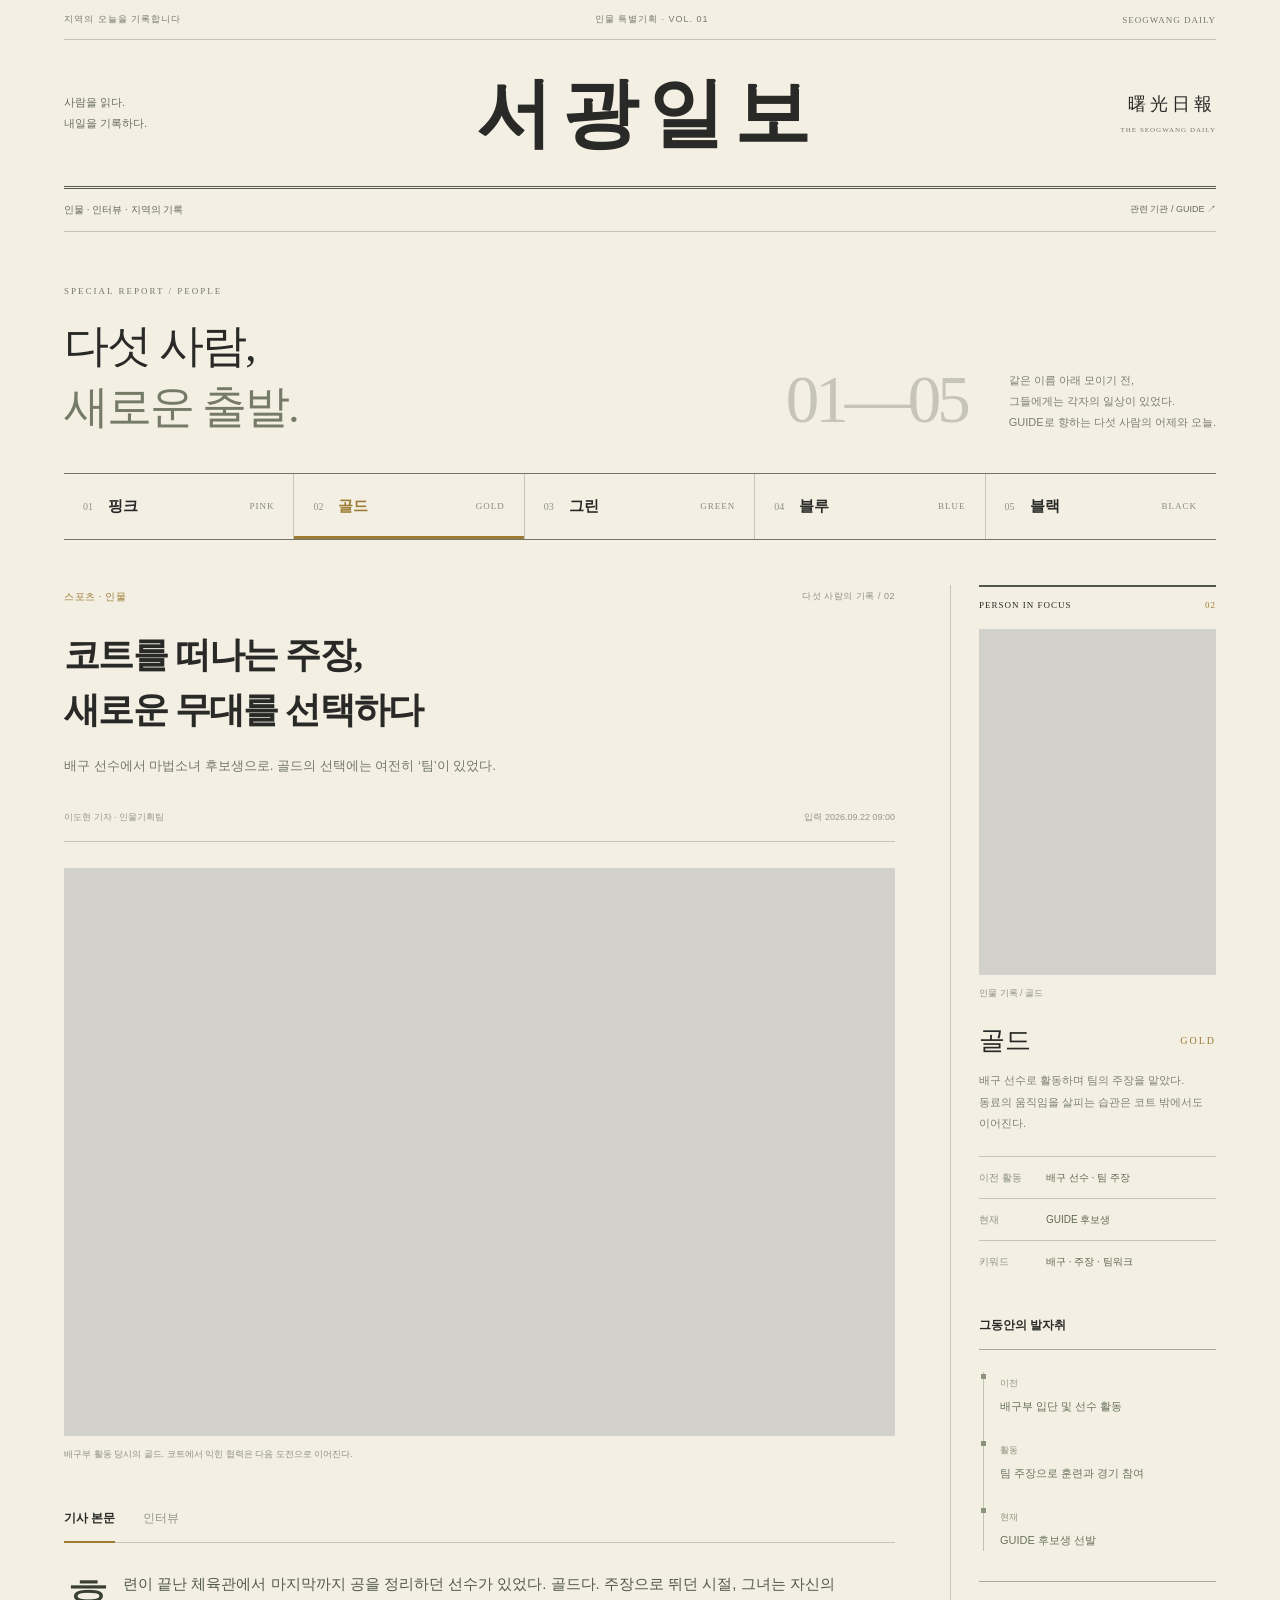
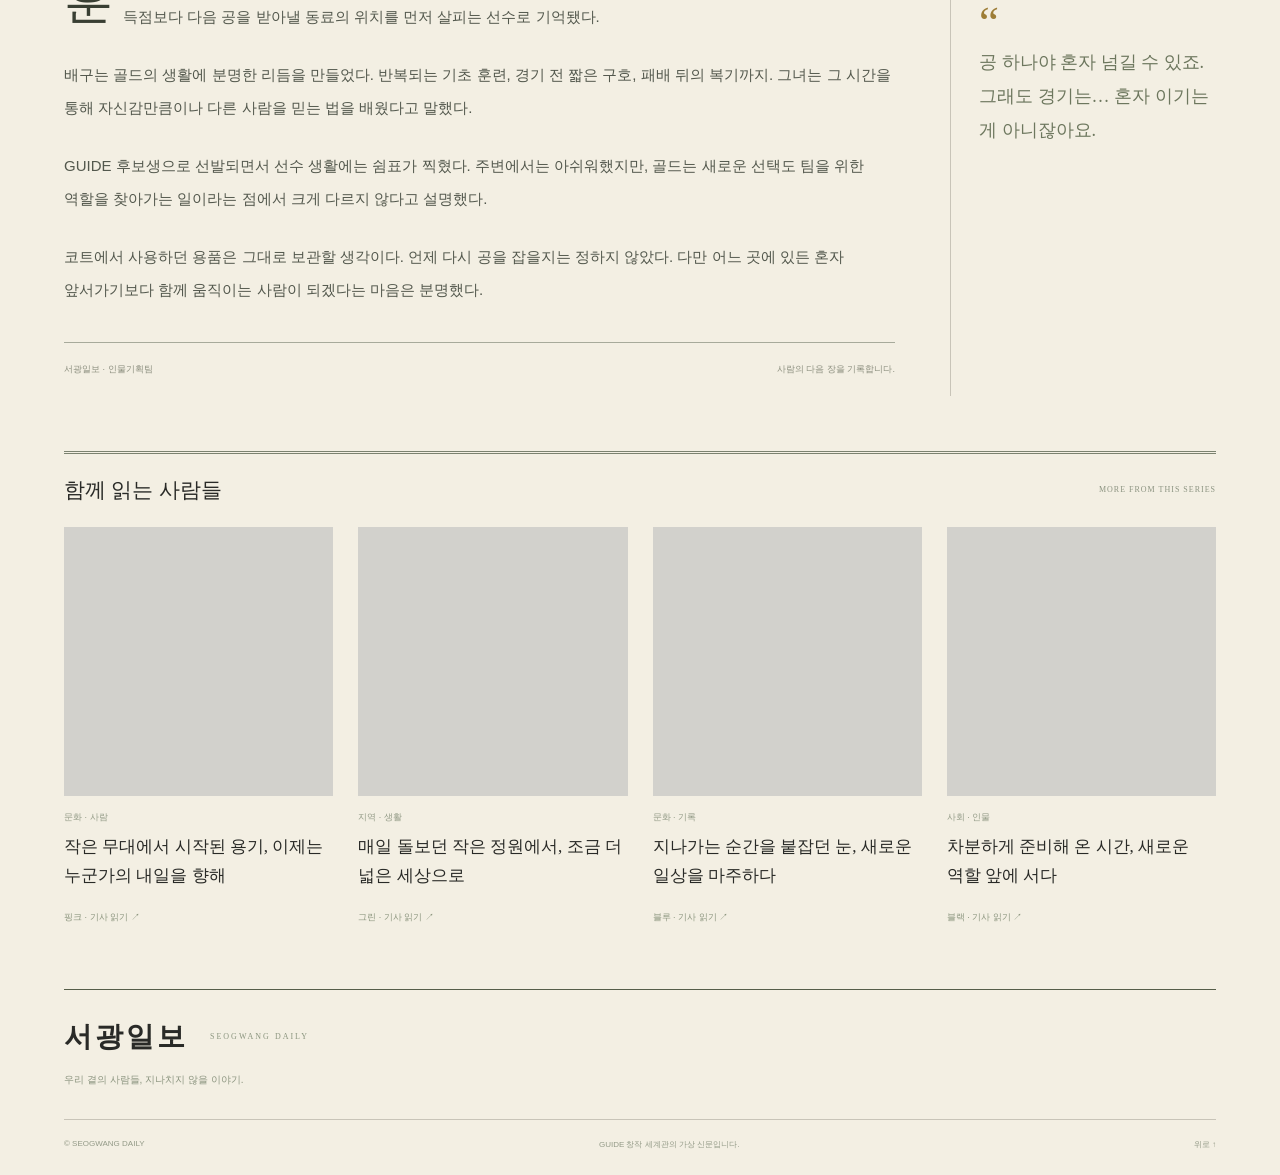
<file: index.html>
<!doctype html><html lang="ko"><head><meta charset="utf-8"><meta name="viewport" content="width=device-width,initial-scale=1"><meta name="theme-color" content="#f3efe3"><title>서광일보 — 다섯 사람, 새로운 출발</title><meta name="description" content="서광일보 인물 특집. GUIDE로 향하는 다섯 사람의 어제와 오늘."><link rel="stylesheet" href="style.css"></head><body><a class="skip" href="#feature">본문 바로가기</a><header><div class="edition"><span>지역의 오늘을 기록합니다</span><span>인물 특별기획 · VOL. 01</span><span>SEOGWANG DAILY</span></div><div class="masthead"><span class="motto">사람을 읽다.<br>내일을 기록하다.</span><a href="index.html" aria-label="서광일보 홈">서광일보</a><span class="seal">曙光日報<span>THE SEOGWANG DAILY</span></span></div><div class="desk"><span>인물 · 인터뷰 · 지역의 기록</span><a href="https://guide-institution.dudwjd64.chatgpt.site/" target="_blank" rel="noopener">관련 기관 / GUIDE ↗</a></div></header><main><section class="feature-intro" id="feature"><div><span class="eyebrow">SPECIAL REPORT / PEOPLE</span><h1>다섯 사람,<br><em>새로운 출발.</em></h1></div><div class="intro-right"><span class="issue">01—05</span><p>같은 이름 아래 모이기 전,<br>그들에게는 각자의 일상이 있었다.<br>GUIDE로 향하는 다섯 사람의 어제와 오늘.</p></div></section><nav class="people-tabs" role="tablist" aria-label="인물별 기사"></nav><section id="person-panel" role="tabpanel" tabindex="0"><div class="story-grid"><article><div class="article-tag"><span id="category"></span><span id="series"></span></div><h2 id="headline"></h2><p id="deck"></p><div class="byline"><span id="byline"></span><span id="date"></span></div><figure class="hero-figure"><div id="hero-image" class="image-slot landscape"></div><figcaption id="hero-caption"></figcaption></figure><div class="reading-tabs" role="tablist" aria-label="기사 내용"><button role="tab" id="tab-story" aria-selected="true" aria-controls="story-content">기사 본문</button><button role="tab" id="tab-interview" aria-selected="false" aria-controls="interview-content" tabindex="-1">인터뷰</button></div><div id="story-content" role="tabpanel" aria-labelledby="tab-story" class="prose"></div><div id="interview-content" role="tabpanel" aria-labelledby="tab-interview" class="interview" hidden></div><div class="article-end"><span>서광일보 · 인물기획팀</span><span>사람의 다음 장을 기록합니다.</span></div></article><aside><div class="side-heading"><span>PERSON IN FOCUS</span><span id="person-number"></span></div><figure class="portrait-figure"><div id="portrait-image" class="image-slot portrait"></div><figcaption>인물 기록 / <span id="portrait-caption"></span></figcaption></figure><div class="profile-name"><h3 id="profile-name"></h3><span id="english-name"></span></div><p id="profile-description"></p><dl id="profile-facts"></dl><div class="timeline"><h3>그동안의 발자취</h3><ol id="timeline"></ol></div><blockquote><span>“</span><p id="quote"></p></blockquote></aside></div><section class="other-stories"><div class="section-title"><h3>함께 읽는 사람들</h3><span>MORE FROM THIS SERIES</span></div><div id="related"></div></section></section></main><footer><div class="footer-brand">서광일보<span>SEOGWANG DAILY</span></div><p>우리 곁의 사람들, 지나치지 않을 이야기.</p><div class="footer-bottom"><span>© SEOGWANG DAILY</span><span>GUIDE 창작 세계관의 가상 신문입니다.</span><a href="#feature">위로 ↑</a></div></footer><script src="articles.js"></script><script src="images.js"></script><script src="app.js"></script><script src="hidden-entry.js"></script></body></html>
</file>
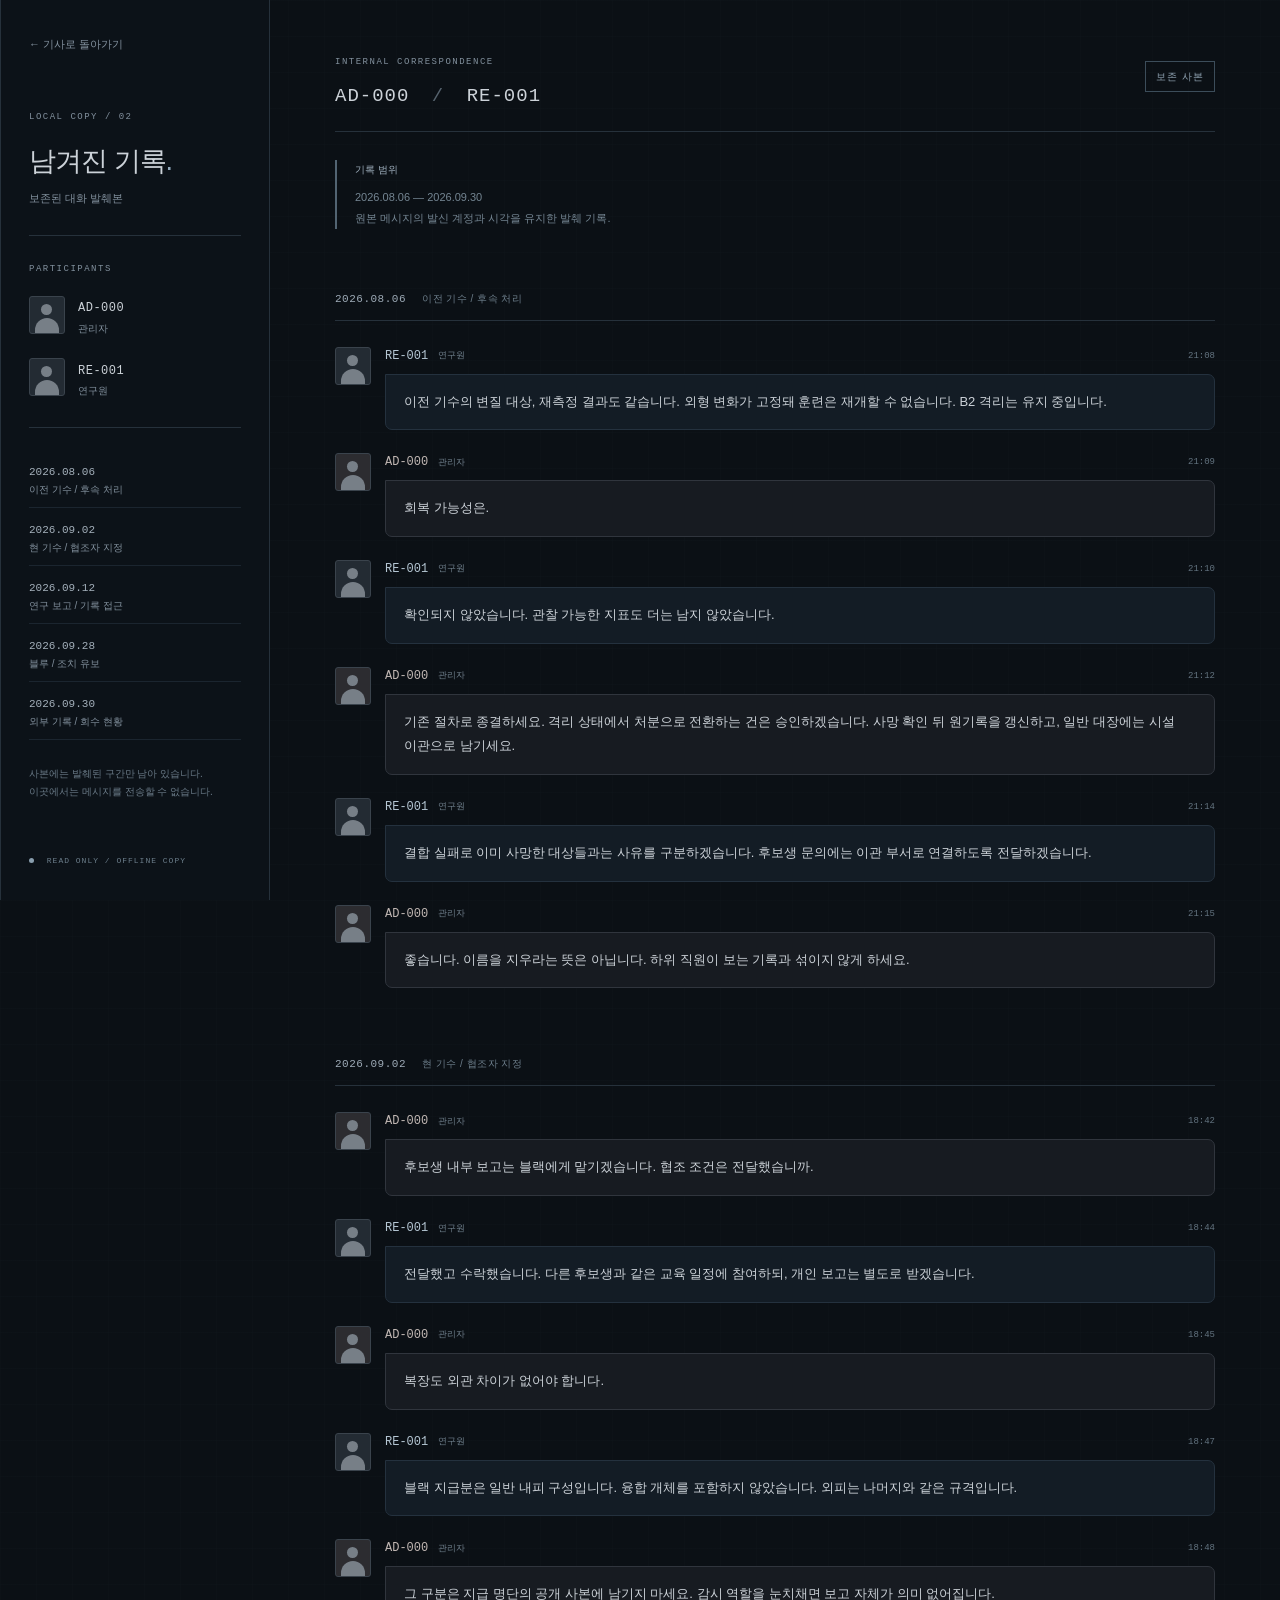
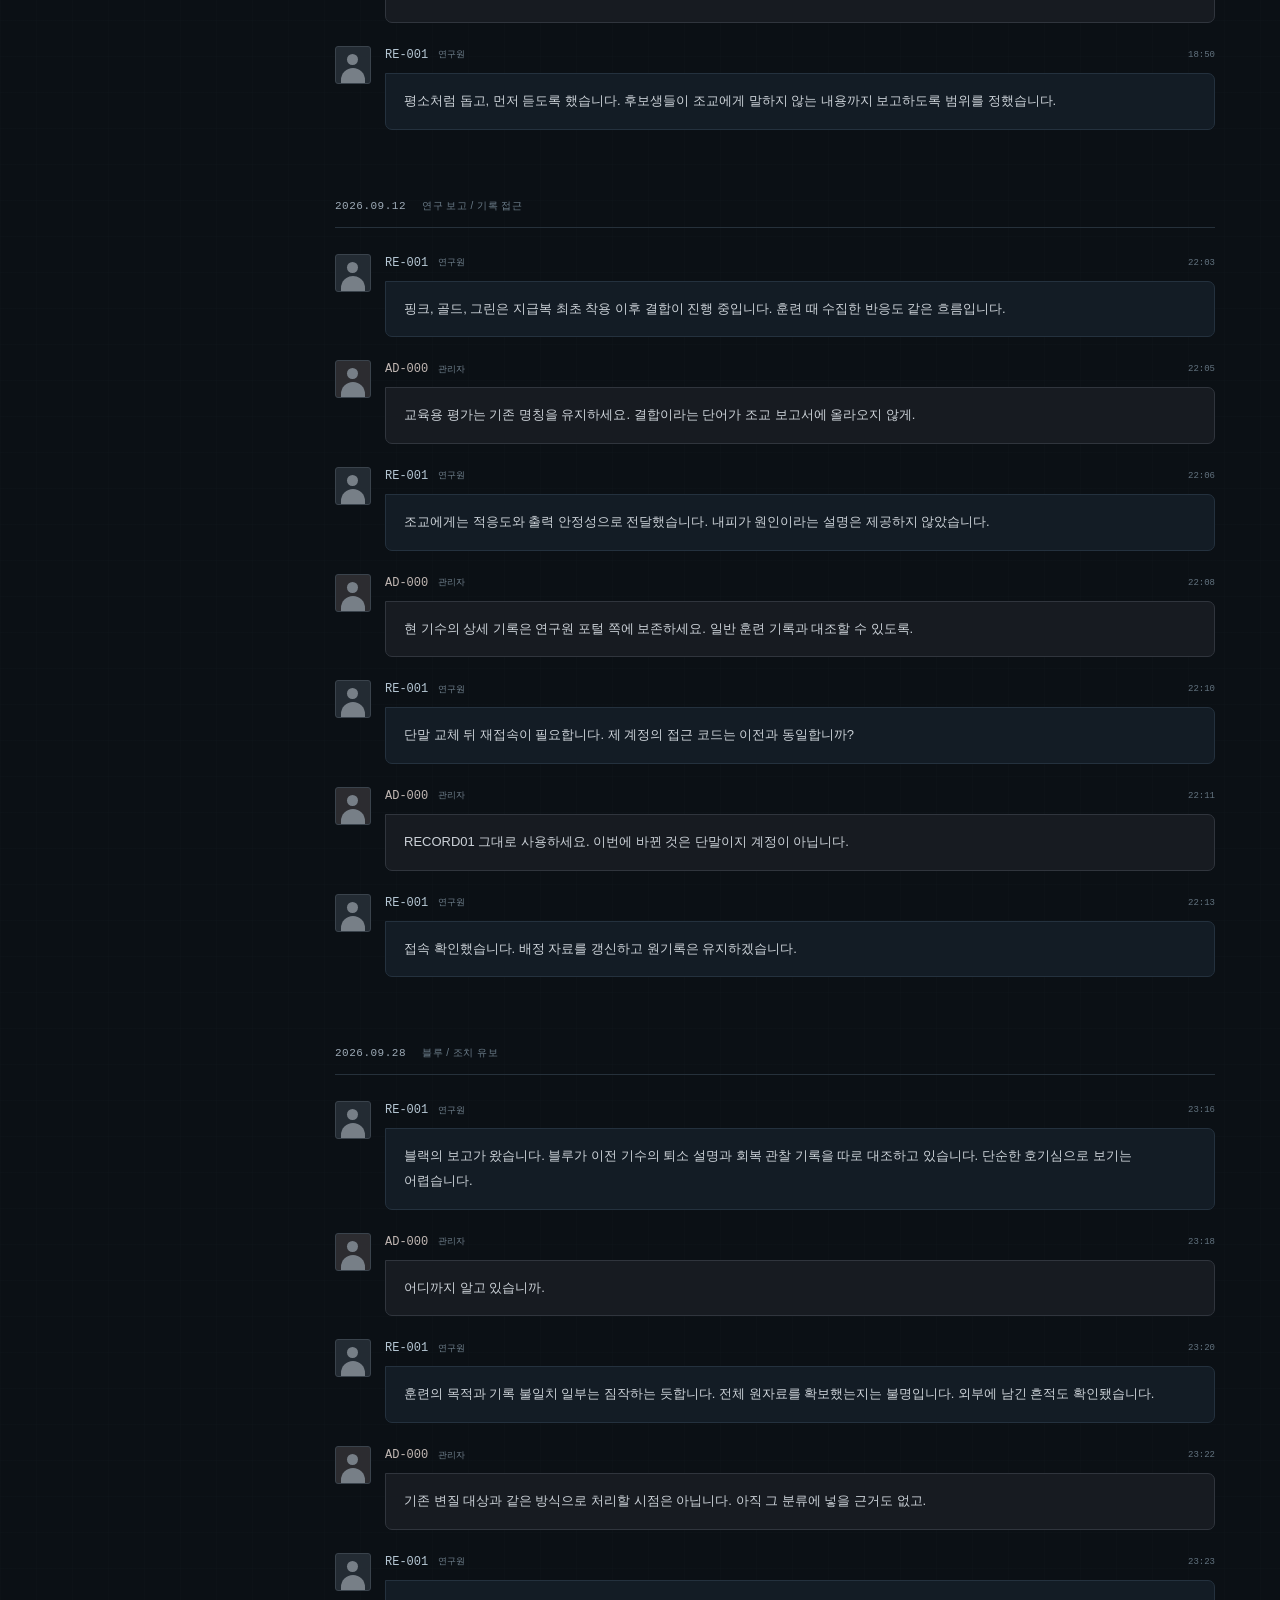
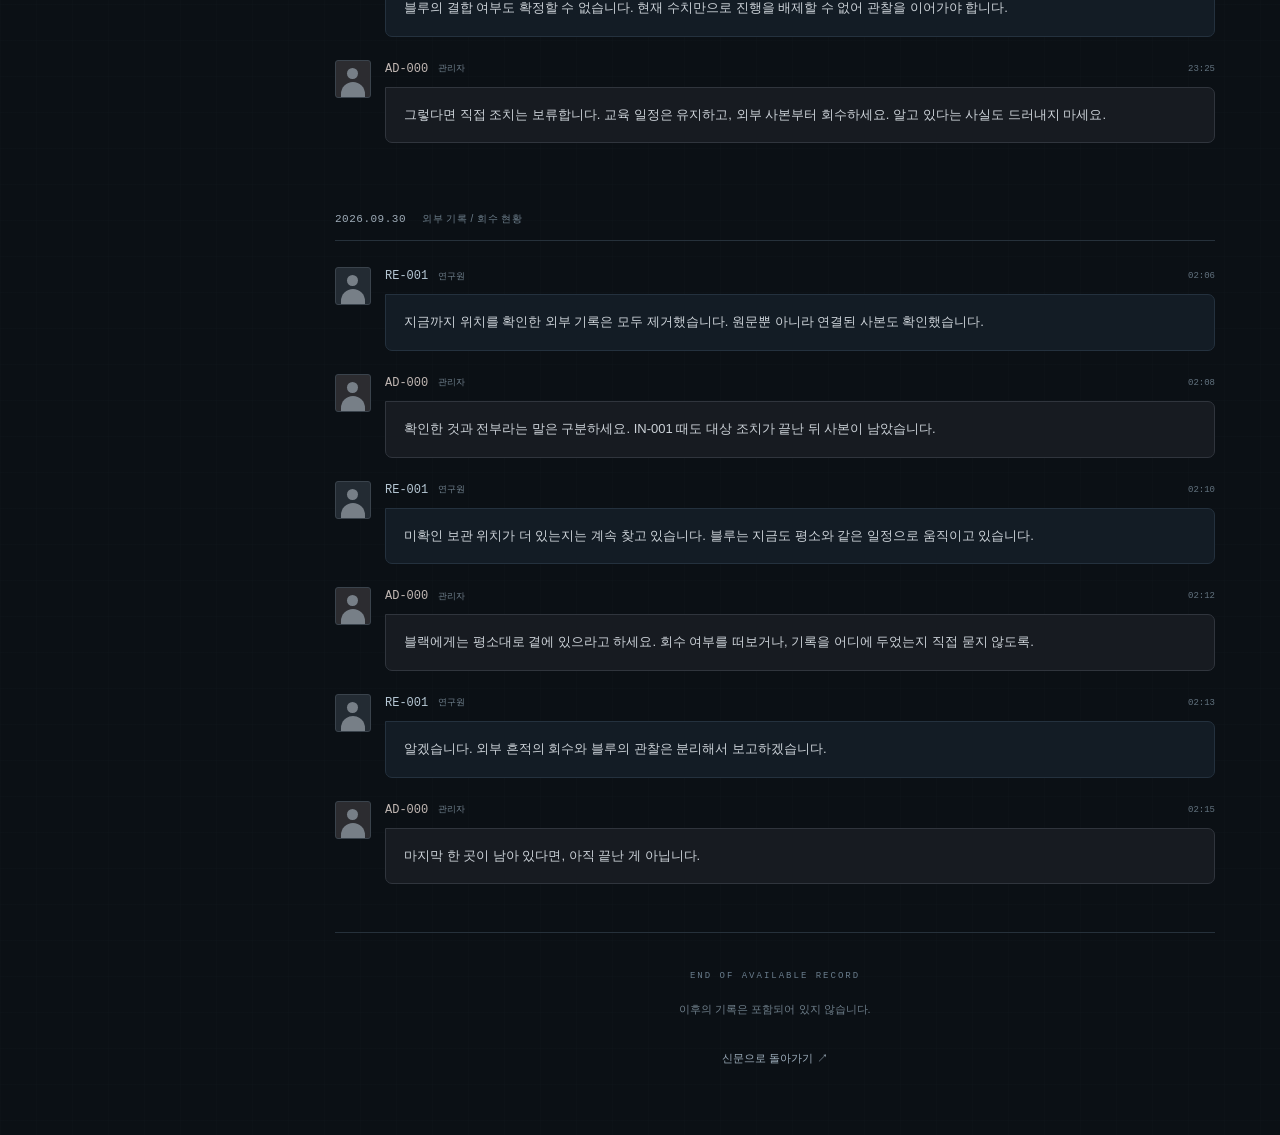
<file: record-copy.html>
<!doctype html><html lang="ko"><head><meta charset="utf-8"><meta name="viewport" content="width=device-width,initial-scale=1"><meta name="robots" content="noindex,nofollow"><meta name="theme-color" content="#0b1015"><title>보존 사본 · 02</title><link rel="stylesheet" href="record-copy.css"></head><body><a class="skip" href="#transcript">대화 기록으로 이동</a><div class="archive-shell"><aside><a class="return" href="index.html#blue">← 기사로 돌아가기</a><div class="archive-brand"><span class="small">LOCAL COPY / 02</span><h1>남겨진 기록<span>.</span></h1><p>보존된 대화 발췌본</p></div><div class="rule"></div><span class="small">PARTICIPANTS</span><div class="person"><span class="avatar" aria-hidden="true"></span><div><strong>AD-000</strong><small>관리자</small></div></div><div class="person"><span class="avatar" aria-hidden="true"></span><div><strong>RE-001</strong><small>연구원</small></div></div><div class="rule"></div><nav id="record-nav" aria-label="기록 날짜"></nav><p class="sidebar-note">사본에는 발췌된 구간만 남아 있습니다.<br>이곳에서는 메시지를 전송할 수 없습니다.</p><div class="archive-end"><span class="dot"></span> READ ONLY / OFFLINE COPY</div></aside><main id="transcript"><header><div><span class="small">INTERNAL CORRESPONDENCE</span><h2>AD-000 <span>/</span> RE-001</h2></div><span class="copy-tag">보존 사본</span></header><div class="notice"><span>기록 범위</span><p>2026.08.06 — 2026.09.30<br>원본 메시지의 발신 계정과 시각을 유지한 발췌 기록.</p></div><div id="messages"></div><footer><span>END OF AVAILABLE RECORD</span><p>이후의 기록은 포함되어 있지 않습니다.</p><a href="index.html#blue">신문으로 돌아가기 ↗</a></footer></main></div><script src="record-copy-data.js"></script><script src="images.js"></script><script src="record-copy.js"></script></body></html>
</file>
<file: style.css>
:root{--paper:#f3efe3;--ink:#292a27;--muted:#77786f;--line:#c8c4b8;--accent:#9d7d36}*{box-sizing:border-box}html{scroll-behavior:smooth;scroll-padding-top:25px}body{background:var(--paper);color:var(--ink);margin:0;font-family:Arial,'Malgun Gothic',sans-serif;word-break:keep-all}button,a{-webkit-tap-highlight-color:transparent}a{color:inherit;text-decoration:none}button{font:inherit;cursor:pointer;color:inherit}button:focus-visible,a:focus-visible,[tabindex]:focus-visible{outline:2px solid var(--accent);outline-offset:5px}[hidden]{display:none!important}.skip{position:absolute;top:-60px;background:var(--ink);color:var(--paper);padding:15px;z-index:10}.skip:focus{top:0}header,main,footer{max-width:1310px;margin:auto;width:90%}.edition{display:flex;justify-content:space-between;align-items:center;font-size:9px;letter-spacing:1px;border-bottom:1px solid var(--line);height:40px;color:var(--muted)}.edition>span:last-child{font-family:Georgia,serif}.masthead{display:flex;align-items:center;justify-content:space-between;min-height:149px;border-bottom:3px double #55594f}.masthead>a{font-family:'Batang','Noto Serif KR',Georgia,serif;font-weight:900;font-size:76px;letter-spacing:10px;line-height:1.3;padding-left:15px}.motto{font-size:11px;line-height:1.9;color:#696c61;min-width:150px}.seal{font-family:serif;font-size:18px;letter-spacing:4px;text-align:right;min-width:150px}.seal span{display:block;letter-spacing:1px;font-size:7px;margin-top:10px;color:var(--muted)}.desk{display:flex;justify-content:space-between;border-bottom:1px solid var(--line);padding:14px 0;font-size:10px;color:#65695f}.desk a{font-size:9px}.feature-intro{display:flex;justify-content:space-between;align-items:end;gap:40px;padding:48px 0 35px}.eyebrow{font:9px Georgia,serif;letter-spacing:2px;color:#75796b}h1{font-family:'Batang',Georgia,serif;font-size:45px;line-height:1.35;letter-spacing:-2px;font-weight:500;margin:18px 0 0}h1 em{font-style:normal;color:#757b67}.intro-right{display:flex;align-items:end;gap:42px}.issue{font-family:Georgia,serif;font-size:67px;letter-spacing:-4px;color:#c7c5b7}.intro-right p{font-size:11px;line-height:1.9;color:#7c7e72;margin:0 0 5px}.people-tabs{display:grid;grid-template-columns:repeat(5,1fr);border-top:1px solid #72766a;border-bottom:1px solid #72766a;margin-bottom:45px}.person-tab{display:flex;align-items:center;gap:15px;padding:23px 19px;position:relative;border:0;border-right:1px solid var(--line);background:none}.person-tab:last-child{border-right:0}.tab-number{font:10px Georgia,serif;color:#929487}.tab-name{font-size:15px;font-weight:600}.tab-english{font:9px Georgia,serif;letter-spacing:1px;margin-left:auto;color:#878a7d}.person-tab[aria-selected=true]{box-shadow:inset 0 -3px var(--person)}.person-tab[aria-selected=true] .tab-name{color:var(--person)}.person-tab:hover{background:#e9e5d8}.story-grid{display:grid;grid-template-columns:minmax(0,1fr) 266px;gap:55px}.article-tag{display:flex;justify-content:space-between;font-size:10px;letter-spacing:.5px;color:var(--accent);padding-top:5px}.article-tag span:last-child{color:#909182;font-size:9px}#headline{font-family:'Batang',Georgia,serif;font-size:36px;font-weight:600;line-height:1.55;letter-spacing:-1.6px;margin:24px 0 15px}#deck{font-size:13px;line-height:1.9;color:#74776b;max-width:650px}.byline{display:flex;justify-content:space-between;gap:20px;font-size:9px;color:#969788;border-bottom:1px solid var(--line);padding:19px 0 17px;margin-bottom:26px}figure{margin:0}.image-slot{background:#d2d1cc;overflow:hidden;position:relative;width:100%;display:grid;place-items:center}.image-slot img{display:block;width:100%;height:100%;position:absolute;inset:0;object-fit:contain}.landscape{aspect-ratio:1216/832}.portrait{aspect-ratio:832/1216}.square{aspect-ratio:1}.hero-figure{margin-bottom:32px}.hero-figure figcaption,.portrait-figure figcaption{font-size:9px;color:#8e9183;line-height:1.8;margin-top:10px}.reading-tabs{display:flex;gap:28px;border-bottom:1px solid var(--line);margin:30px 0 24px}.reading-tabs button{padding:15px 0;background:none;border:0;font-size:12px;color:#929587;position:relative}.reading-tabs button[aria-selected=true]{color:var(--ink);font-weight:600}.reading-tabs button[aria-selected=true]:after{content:'';position:absolute;bottom:-1px;left:0;right:0;height:2px;background:var(--accent)}.prose p{font-size:15px;line-height:2.2;color:#53584d;margin:0 0 25px}.prose p:first-child:first-letter{float:left;font-family:'Batang',Georgia,serif;font-size:49px;line-height:1.2;margin:5px 10px 0 0;color:#393f33}.qa{padding:23px 0 28px;border-bottom:1px solid var(--line)}.qa:first-child{padding-top:4px}.q-number{font:11px Georgia,serif;color:var(--accent)}.qa h3{font-size:17px;font-weight:500;line-height:1.7;margin:11px 0}.qa p{font-size:14px;line-height:2;color:#64695c;margin:0}.article-end{display:flex;justify-content:space-between;border-top:1px solid #a7aa9b;font-size:9px;color:#8b8e7e;padding:20px 0;margin-top:36px}aside{border-left:1px solid var(--line);padding-left:28px}.side-heading{display:flex;justify-content:space-between;font:9px Georgia,serif;letter-spacing:1px;border-top:2px solid #505747;padding:13px 0 19px}.side-heading span:last-child{color:var(--accent)}.profile-name{display:flex;justify-content:space-between;align-items:center;margin:22px 0 12px}.profile-name h3{font-family:'Batang',Georgia,serif;font-size:26px;font-weight:500;margin:0}.profile-name>span{font:10px Georgia,serif;letter-spacing:2px;color:var(--accent)}#profile-description{font-size:11px;line-height:1.95;color:#7d8272}dl{margin:22px 0 35px}dl>div{border-top:1px solid var(--line);padding:12px 0;display:grid;grid-template-columns:59px 1fr;gap:8px;font-size:10px;line-height:1.7}dt{color:#8e9283}dd{margin:0;color:#606953}.timeline h3{font-size:12px;font-weight:600;border-bottom:1px solid #aaa999;padding-bottom:15px}.timeline ol{list-style:none;padding:0;margin:22px 0}.timeline li{position:relative;border-left:1px solid #c0c3b3;padding:0 0 22px 16px;margin-left:4px}.timeline li:before{content:'';position:absolute;top:2px;left:-3px;width:5px;height:5px;background:#8b957c}.timeline li:last-child{padding-bottom:0}.timeline li>span{font-size:9px;color:#8d947f}.timeline p{font-size:11px;color:#68725b;line-height:1.8;margin:7px 0 0}blockquote{border-top:1px solid #a8ac9a;margin:30px 0 0;padding-top:18px}blockquote>span{font:45px Georgia,serif;color:var(--accent);line-height:1}blockquote p{font-family:'Batang',Georgia,serif;font-size:18px;line-height:1.9;color:#6d775e;margin:0}.other-stories{margin-top:55px;border-top:3px double #7b8270;padding-top:22px}.section-title{display:flex;align-items:center;justify-content:space-between;margin-bottom:23px}.section-title h3{font-family:'Batang',Georgia,serif;font-weight:500;font-size:21px;margin:0}.section-title>span{font:8px Georgia,serif;letter-spacing:1px;color:#8b9380}#related{display:grid;grid-template-columns:repeat(4,1fr);gap:25px}.related-card{border:0;padding:0;text-align:left;background:none}.related-copy>span{display:block;font-size:9px;color:#939b87;margin-top:15px}.related-copy h4{font-family:'Batang',Georgia,serif;font-size:17px;font-weight:500;line-height:1.7;margin:9px 0 15px}.related-copy small{font-size:9px;color:#8b957e}.related-card:hover h4{text-decoration:underline;text-underline-offset:4px}footer{margin-top:65px;border-top:1px solid #555d49;padding-top:28px;padding-bottom:25px}.footer-brand{display:flex;align-items:center;gap:22px;font-family:'Batang',Georgia,serif;font-size:28px;font-weight:bold;letter-spacing:3px}.footer-brand span{font:8px Georgia,serif;letter-spacing:2px;color:#8b957f}footer>p{font-size:10px;color:#8b947f;margin:17px 0 32px}.footer-bottom{display:flex;justify-content:space-between;gap:20px;font-size:8px;color:#939a87;border-top:1px solid var(--line);padding-top:19px}@media(max-width:1000px){.story-grid{gap:30px;grid-template-columns:minmax(0,1fr) 220px}.person-tab{gap:10px;padding:20px 12px}.tab-english{display:none}#headline{font-size:30px}.intro-right{gap:20px}.issue{font-size:48px}aside{padding-left:20px}.masthead>a{font-size:64px}#related{gap:18px}}@media(max-width:700px){header,main,footer{width:90%}.edition{height:33px;font-size:8px}.edition>span:first-child{display:none}.masthead{justify-content:center;min-height:110px}.masthead>a{font-size:52px;letter-spacing:7px;padding-left:7px}.motto,.seal{display:none}.desk{font-size:9px;gap:15px;padding:13px 0}.desk a{font-size:8px}.feature-intro{padding:32px 0 27px;gap:15px}.eyebrow{font-size:7px}h1{font-size:32px;letter-spacing:-1px;margin-top:16px}.intro-right{display:block}.issue{display:none}.intro-right p{font-size:9px;max-width:145px;line-height:1.9}.people-tabs{margin-bottom:30px}.person-tab{display:flex;flex-direction:column;gap:9px;padding:16px 4px}.tab-number{font-size:8px}.tab-name{font-size:13px}.story-grid{display:flex;flex-direction:column;gap:40px}#headline{font-size:27px;line-height:1.6;margin-top:20px;letter-spacing:-1px}.article-tag{font-size:9px}#deck{font-size:12px}.byline{font-size:8px;gap:10px;padding-top:14px}.prose p{font-size:14px;line-height:2.1}.qa h3{font-size:16px}.qa p{font-size:13px}aside{border-left:0;padding-left:0;border-top:1px solid var(--line);padding-top:25px;display:grid;grid-template-columns:1fr 1fr;gap:0 25px}.side-heading{grid-column:1/-1}.portrait-figure{grid-column:1;grid-row:2/6}.profile-name{grid-column:2;margin-top:0}.profile-name h3{font-size:23px}.profile-name>span{font-size:8px}#profile-description{grid-column:2;margin-top:0}#profile-facts{grid-column:2;margin:10px 0 20px}dl>div{grid-template-columns:1fr;gap:4px;padding:9px 0}.timeline{grid-column:1/-1;margin-top:22px}.timeline ol{display:grid;grid-template-columns:repeat(3,1fr);gap:15px}.timeline li{padding-bottom:0}blockquote{grid-column:1/-1;margin-top:15px}blockquote p{font-size:19px}.other-stories{margin-top:40px}#related{grid-template-columns:1fr 1fr;gap:28px 18px}.related-copy h4{font-size:15px}.section-title>span{font-size:7px}.section-title h3{font-size:19px}.footer-bottom{flex-wrap:wrap;gap:12px}.footer-bottom>span:nth-child(2){order:3;width:100%}footer{margin-top:45px}}@media(prefers-reduced-motion:reduce){html{scroll-behavior:auto}}
/* 평소 모습은 유지하고 블루의 해당 영문명에만 입력 커서를 적용합니다. */
#english-name[data-person="blue"]{cursor:text}
#english-name .name-editor{font:inherit;letter-spacing:inherit;color:inherit;background:transparent;border:0;border-bottom:1px solid var(--accent);border-radius:0;padding:0;margin:0;width:9ch;max-width:100%;outline:none;box-sizing:border-box}
#english-name .name-editor:focus-visible{outline:1px solid var(--accent);outline-offset:4px}
</file>
<file: record-copy.css>
:root{color-scheme:dark;--bg:#0b1015;--panel:#10171f;--line:#26313b;--text:#ccd2d8;--muted:#82909d;--blue:#91a9bd}*{box-sizing:border-box}html{scroll-behavior:smooth;scroll-padding-top:30px}body{margin:0;background:var(--bg);color:var(--text);font-family:Arial,'Malgun Gothic',sans-serif;line-height:1.7;word-break:keep-all;background-image:linear-gradient(#a0b0c003 1px,transparent 1px),linear-gradient(90deg,#a0b0c003 1px,transparent 1px);background-size:36px 36px}a{color:inherit;text-decoration:none}a:focus-visible{outline:2px solid var(--blue);outline-offset:5px}.skip{position:absolute;top:-100px}.skip:focus{top:0;padding:14px;background:var(--panel);z-index:3}.archive-shell{max-width:1280px;margin:auto;display:grid;grid-template-columns:270px 1fr;min-height:100vh}aside{position:sticky;top:0;height:100dvh;padding:35px 28px;border-left:1px solid var(--line);border-right:1px solid var(--line);display:flex;flex-direction:column;overflow-y:auto;background:#0c1218}.return{font-size:11px;color:var(--muted)}.return:hover{color:var(--text)}.archive-brand{margin-top:46px}.small{font:9px monospace;letter-spacing:1.5px;color:var(--muted)}h1{font-size:27px;font-weight:500;letter-spacing:-1px;margin:12px 0 4px}h1 span{color:var(--blue)}.archive-brand p{font-size:11px;color:var(--muted);margin:0}.rule{border-top:1px solid var(--line);margin:28px 0}.person{display:flex;align-items:center;gap:13px;margin-top:18px}.person strong{font:12px monospace;letter-spacing:.5px}.person small{display:block;font-size:10px;color:var(--muted)}.avatar{width:36px;height:38px;border:1px solid #3a434c;background:#232b33;position:relative;display:block;overflow:hidden;flex:none;border-radius:3px}.avatar:before{content:'';position:absolute;width:11px;height:11px;border-radius:50%;background:#777f87;left:11px;top:7px}.avatar:after{content:'';position:absolute;width:24px;height:19px;border-radius:14px 14px 0 0;background:#777f87;left:5px;top:21px}nav{display:flex;flex-direction:column;gap:6px}nav a{display:block;font:11px monospace;padding:10px 0;border-bottom:1px solid #1b252f;color:#a3afba}nav a:hover{color:white}nav small{display:block;font:10px Arial,'Malgun Gothic',sans-serif;color:var(--muted);margin-top:5px}.sidebar-note{font-size:10px;color:#697986;line-height:1.8;margin:25px 0}.archive-end{font:8px monospace;letter-spacing:1px;margin-top:auto;padding-top:25px;color:#6c7e8b}.dot{display:inline-block;width:5px;height:5px;border-radius:50%;background:#899eae;margin-right:7px}main{padding:45px 65px 65px;min-width:0}header{display:flex;align-items:center;justify-content:space-between;gap:20px;border-bottom:1px solid var(--line);padding-bottom:24px}h2{font:19px monospace;letter-spacing:1px;margin:13px 0 0}h2 span{color:#56636e;margin:0 10px}.copy-tag{font-size:10px;letter-spacing:1px;border:1px solid #3c4d5a;padding:6px 10px;color:#91a4b3}.notice{border-left:2px solid #526472;padding-left:18px;margin:28px 0 42px;font-size:11px}.notice>span{color:#9fafbd;font-size:10px}.notice p{color:#748592;line-height:1.9;margin:8px 0}.day{padding-top:10px;margin-bottom:48px}.day-label{display:flex;align-items:center;gap:16px;font:11px monospace;letter-spacing:.5px;color:#9daab6;font-weight:400;border-bottom:1px solid var(--line);padding-bottom:14px;margin-bottom:26px}.day-label span{font:10px Arial,'Malgun Gothic',sans-serif;color:#6d7e8b}.message{display:flex;align-items:flex-start;gap:14px;margin:0 0 23px}.message-content{min-width:0;flex:1}.message-meta{display:flex;align-items:center;gap:10px;margin:0 0 9px;min-height:18px}.message-meta strong{font:12px monospace;color:#b6c7d4}.message-meta .role{font-size:9px;color:#71818e}.message-meta time{font:9px monospace;color:#62727f;margin-left:auto}.bubble{font-size:13px;line-height:1.9;margin:0;padding:15px 18px;background:#131c25;border:1px solid #24313e;border-radius:0 7px 7px 7px}.admin .bubble{background:#171b21;border-color:#30353d}.admin .message-meta strong{color:#c2b8b4}.admin .avatar{background:#2c2c30}footer{text-align:center;padding-top:26px;border-top:1px solid var(--line)}footer>span{font:9px monospace;letter-spacing:2px;color:#697c8c}footer p{font-size:11px;color:#6e7e8a;margin:13px 0 25px}footer a{font-size:11px;color:#9fafbd}@media(max-width:1000px){main{padding:35px 30px}.archive-shell{grid-template-columns:230px 1fr}aside{padding:28px 22px}}@media(max-width:700px){.archive-shell{display:block}aside{position:static;height:auto;padding:23px 6%;border-left:0;border-right:0;border-bottom:1px solid var(--line);display:block}.archive-brand{margin-top:23px}h1{font-size:25px}.person,aside>.small,aside>.rule,aside>.sidebar-note,aside>.archive-end{display:none}nav{flex-direction:row;overflow-x:auto;gap:16px;margin-top:25px;padding-bottom:5px}nav a{flex:none;padding:10px 0}nav small{font-size:9px}main{padding:30px 6% 45px}.copy-tag{font-size:9px;padding:4px 7px}h2{font-size:16px}.small{font-size:8px}.day-label{gap:10px;font-size:10px}.message{gap:10px}.avatar{width:30px;height:33px}.avatar:before{left:9px;top:5px}.avatar:after{left:3px;top:19px}.bubble{font-size:12px;padding:13px 14px}.message-meta{gap:7px}.notice{margin-bottom:32px}}@media(prefers-reduced-motion:reduce){html{scroll-behavior:auto}}

.avatar.has-photo::before,.avatar.has-photo::after{display:none}.avatar>img{display:block;width:100%;height:100%;object-fit:contain;border-radius:inherit;position:relative;z-index:1}
</file>
